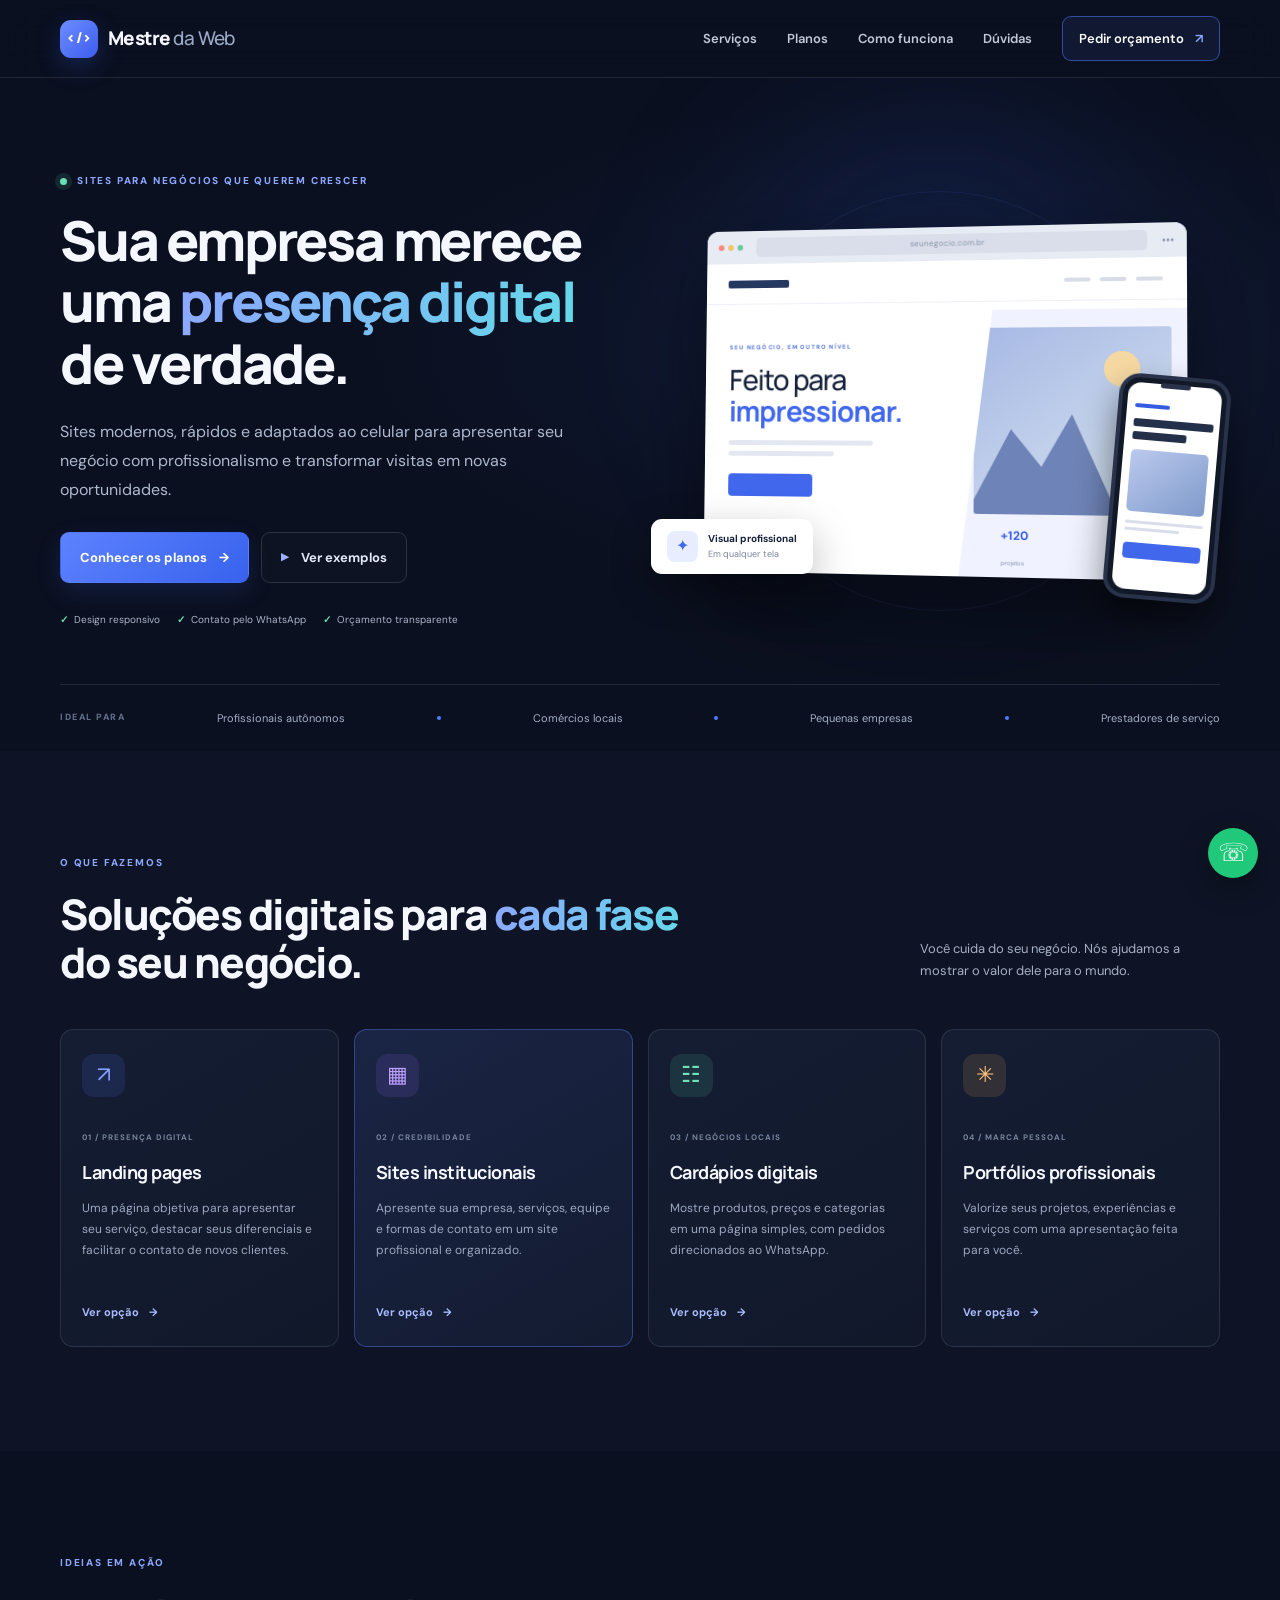
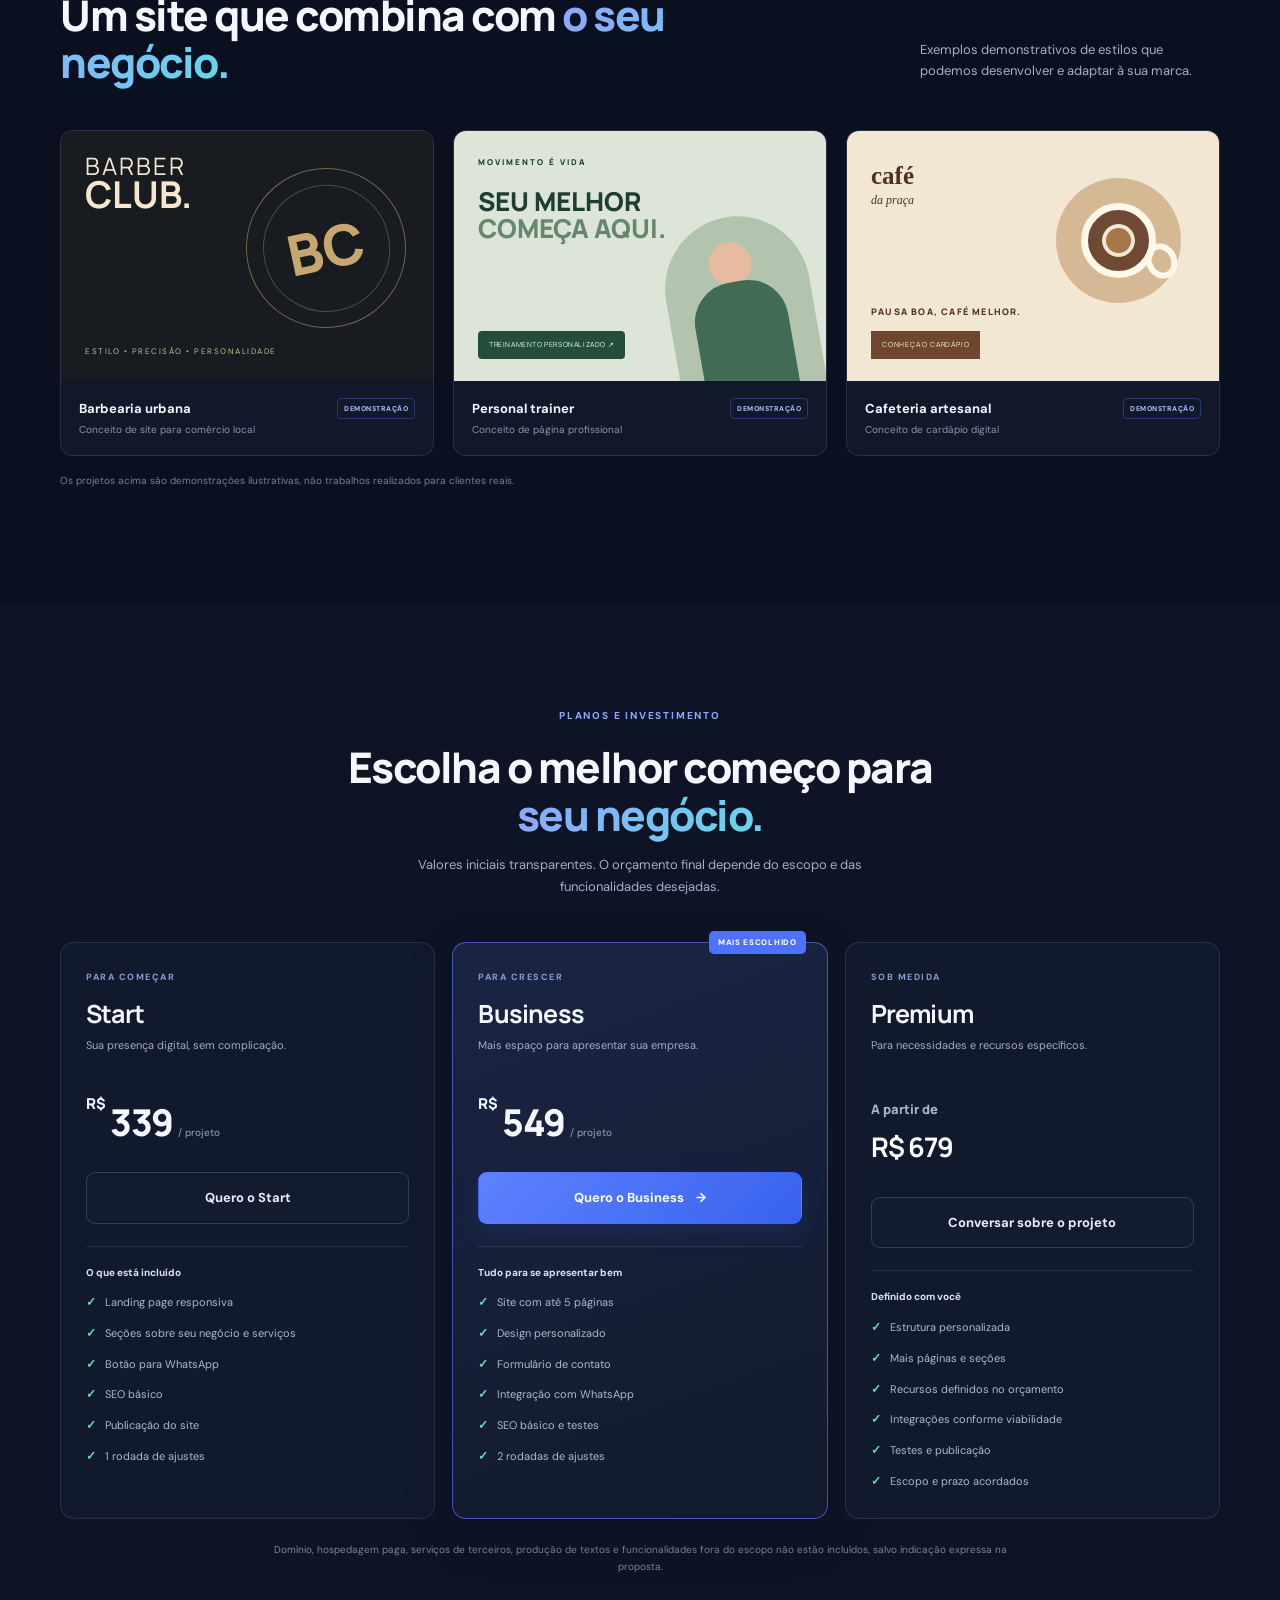
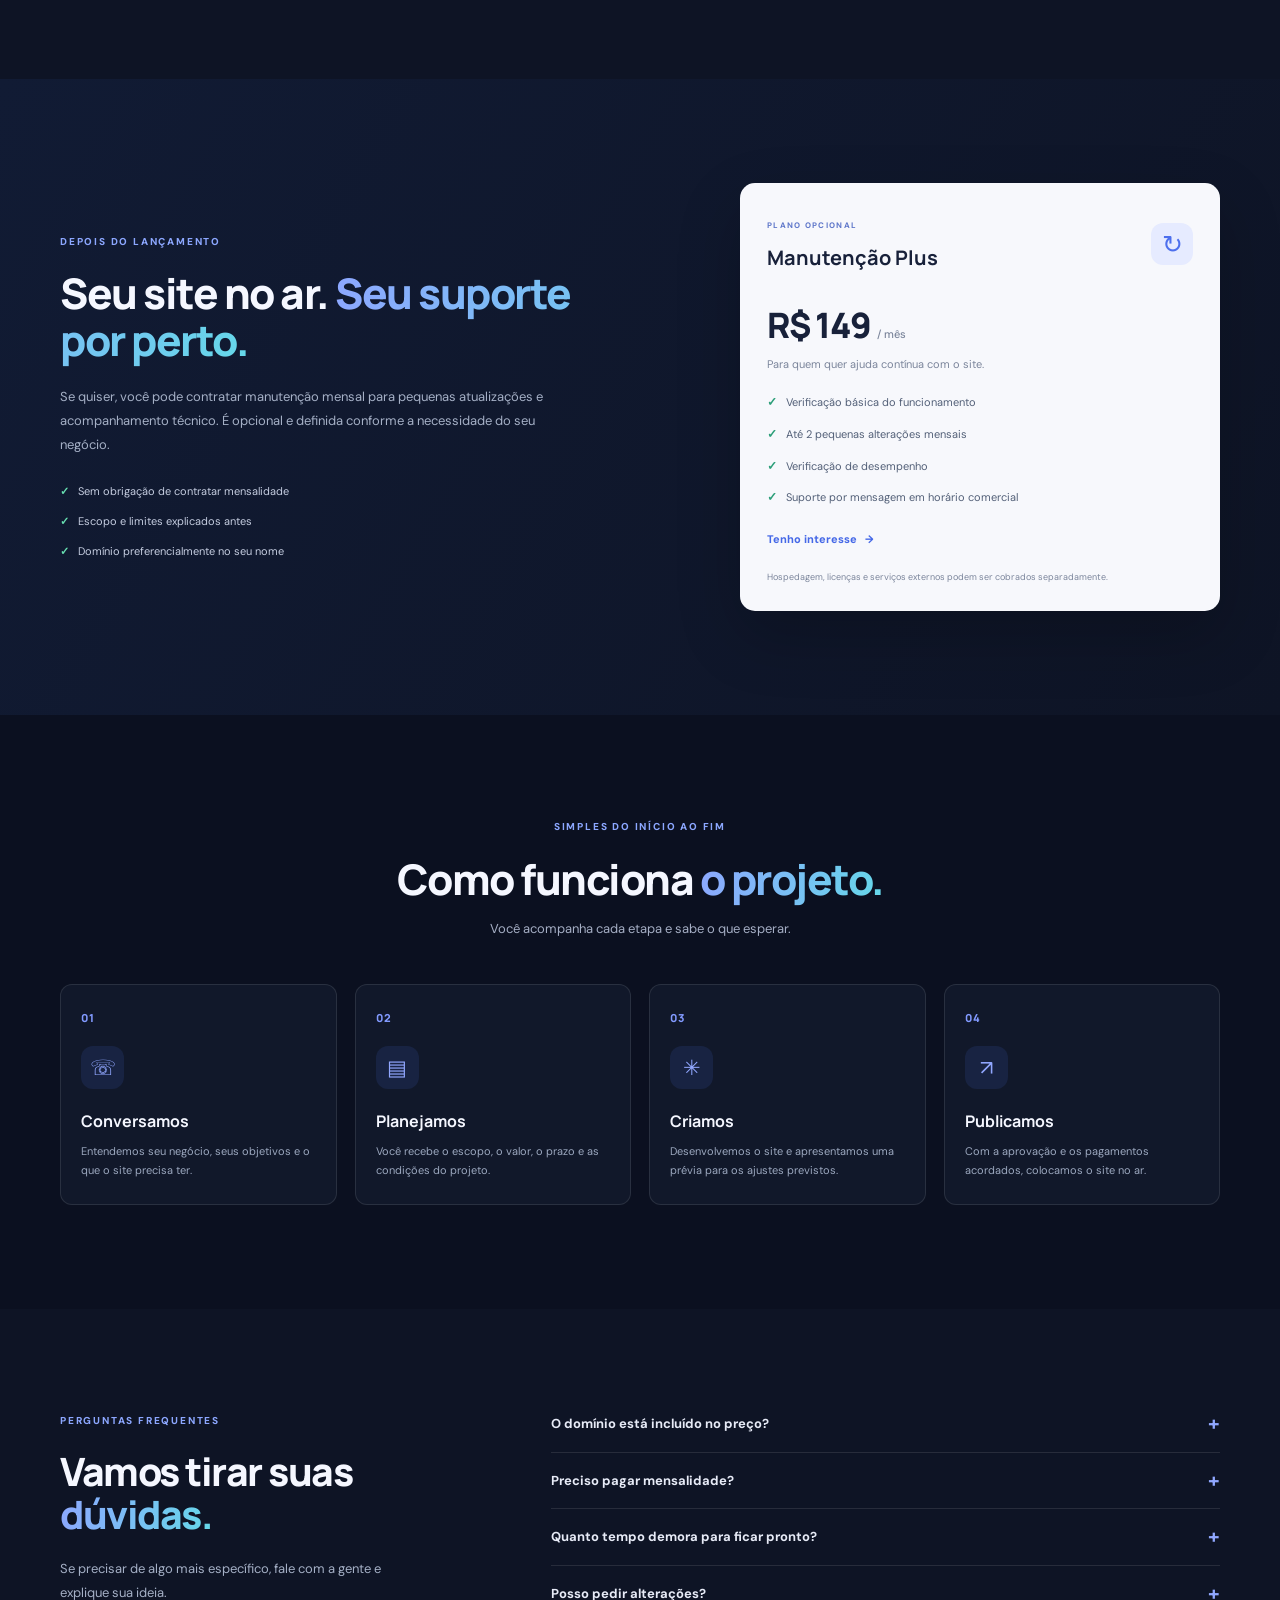
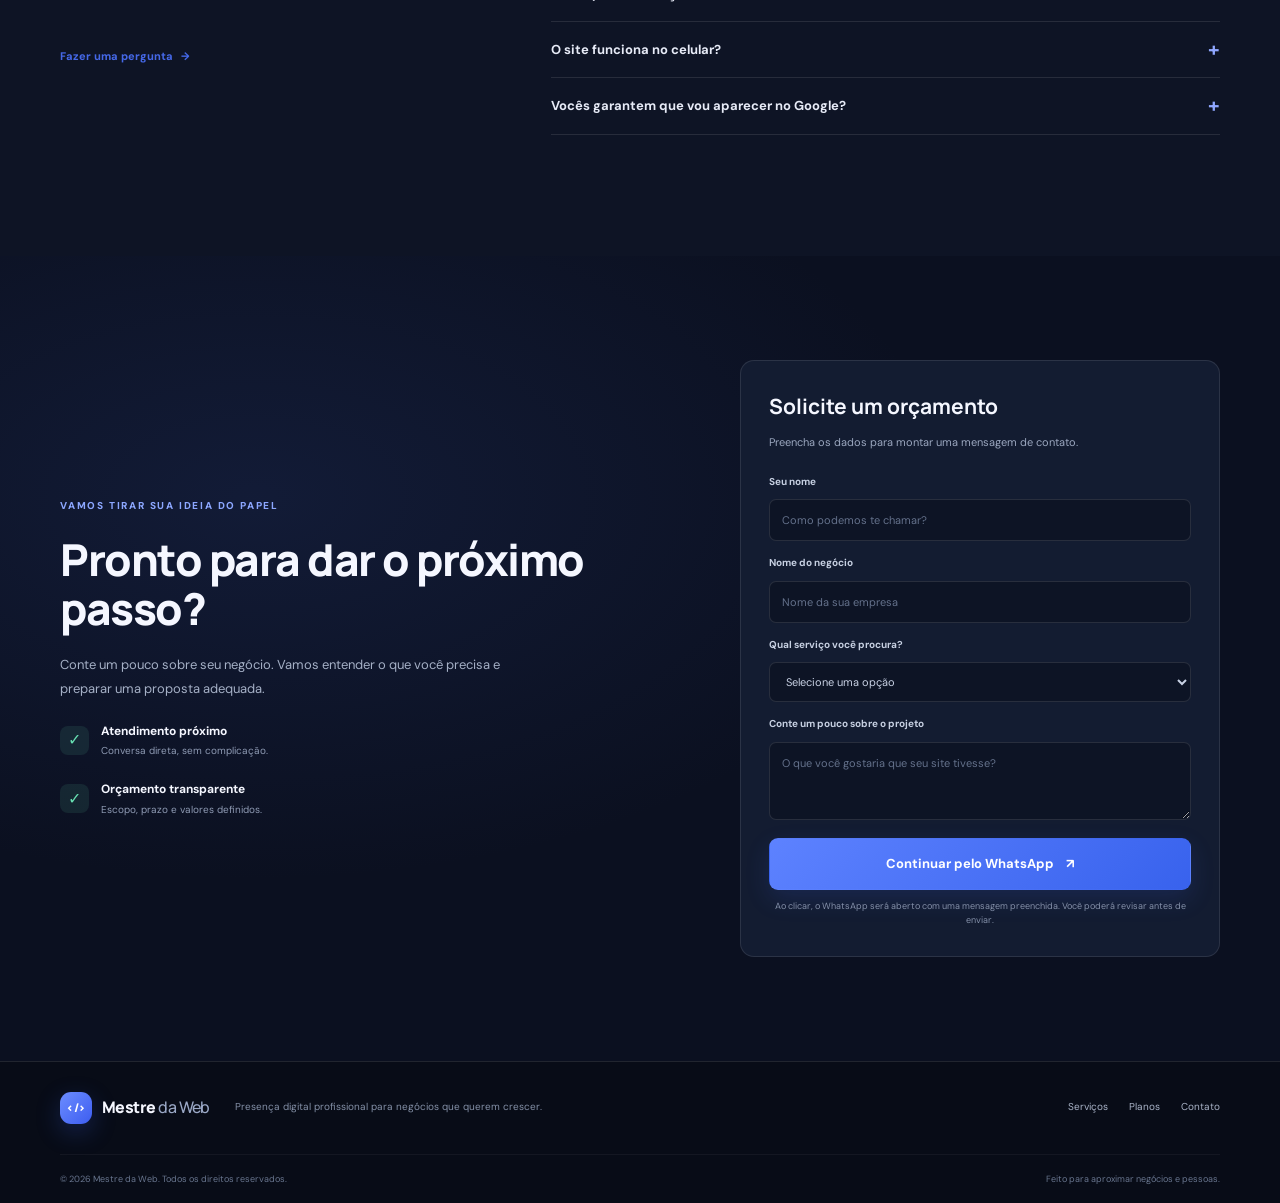
<file: index.html>
<!doctype html>
<html lang="pt-BR">
<head>
  <meta charset="UTF-8" />
  <meta name="viewport" content="width=device-width, initial-scale=1.0" />
  <meta name="description" content="Sites profissionais para pequenos negócios e profissionais autônomos. Landing pages, sites institucionais e cardápios digitais." />
  <meta name="theme-color" content="#0b1020" />
  <title>Mestre da Web | Sites profissionais para seu negócio</title>
  <link rel="icon" type="image/x-icon" href="./favicon.ico?v=2">
  <link rel="preconnect" href="https://fonts.googleapis.com">
  <link rel="preconnect" href="https://fonts.gstatic.com" crossorigin>
  <link href="https://fonts.googleapis.com/css2?family=DM+Sans:wght@400;500;600;700&family=Manrope:wght@400;500;600;700;800&display=swap" rel="stylesheet">
  <link rel="stylesheet" href="styles.css" />
</head>
<body>
  <header class="site-header">
    <div class="container nav-wrap">
      <a class="brand" href="#inicio" aria-label="Mestre da Web, início">
        <span class="brand-mark">&lt;/&gt;</span>
        <span>Mestre<span class="brand-light">da Web</span></span>
      </a>
      <button class="menu-toggle" id="menuToggle" aria-label="Abrir menu" aria-expanded="false">
        <span></span><span></span><span></span>
      </button>
      <nav class="nav" id="mainNav">
        <a href="#servicos">Serviços</a>
        <a href="#planos">Planos</a>
        <a href="#processo">Como funciona</a>
        <a href="#faq">Dúvidas</a>
        <a class="nav-cta" href="#contato">Pedir orçamento <span>↗</span></a>
      </nav>
    </div>
  </header>

  <main>
    <section class="hero section" id="inicio">
      <div class="hero-glow"></div>
      <div class="container hero-grid">
        <div class="hero-copy">
          <div class="eyebrow"><span class="pulse"></span> SITES PARA NEGÓCIOS QUE QUEREM CRESCER</div>
          <h1>Sua empresa merece uma <span>presença digital</span> de verdade.</h1>
          <p class="hero-text">Sites modernos, rápidos e adaptados ao celular para apresentar seu negócio com profissionalismo e transformar visitas em novas oportunidades.</p>
          <div class="hero-actions">
            <a class="button button-primary" href="#planos">Conhecer os planos <span>→</span></a>
            <a class="button button-ghost" href="#portfolio"><span class="play-icon">▶</span> Ver exemplos</a>
          </div>
          <div class="trust-row">
            <div class="trust-item"><span class="check">✓</span> Design responsivo</div>
            <div class="trust-item"><span class="check">✓</span> Contato pelo WhatsApp</div>
            <div class="trust-item"><span class="check">✓</span> Orçamento transparente</div>
          </div>
        </div>
        <div class="hero-visual" aria-label="Prévia ilustrativa de um site em computador e celular">
          <div class="visual-orbit orbit-one"></div><div class="visual-orbit orbit-two"></div>
          <div class="browser-card">
            <div class="browser-top"><div class="window-dots"><i></i><i></i><i></i></div><div class="browser-address">seunegocio.com.br</div><span class="browser-menu">•••</span></div>
            <div class="mock-site">
              <div class="mock-nav"><div class="mock-logo"></div><div class="mock-links"><i></i><i></i><i></i></div></div>
              <div class="mock-content">
                <div class="mock-kicker">SEU NEGÓCIO, EM OUTRO NÍVEL</div>
                <div class="mock-title">Feito para<br><b>impressionar.</b></div>
                <div class="mock-line"></div><div class="mock-line short"></div>
                <div class="mock-button"></div>
              </div>
              <div class="mock-side">
                <div class="mock-image"><div class="mock-sun"></div><div class="mock-mountain"></div></div>
                <div class="mock-stats"><div><b>+120</b><small>projetos</small></div><div><b>98%</b><small>satisfação</small></div></div>
              </div>
            </div>
          </div>
          <div class="phone-card"><div class="phone-speaker"></div><div class="phone-screen"><div class="phone-topline"></div><div class="phone-heading"></div><div class="phone-heading small"></div><div class="phone-photo"></div><div class="phone-textline"></div><div class="phone-textline short"></div><div class="phone-cta"></div></div></div>
          <div class="floating-badge"><span class="badge-icon">✦</span><div><b>Visual profissional</b><small>Em qualquer tela</small></div></div>
        </div>
      </div>
      <div class="container hero-bottom"><span>IDEAL PARA</span><div>Profissionais autônomos</div><i></i><div>Comércios locais</div><i></i><div>Pequenas empresas</div><i></i><div>Prestadores de serviço</div></div>
    </section>

    <section class="section services-section" id="servicos">
      <div class="container">
        <div class="section-heading">
          <div><div class="eyebrow">O QUE FAZEMOS</div><h2>Soluções digitais para <span>cada fase</span> do seu negócio.</h2></div>
          <p>Você cuida do seu negócio. Nós ajudamos a mostrar o valor dele para o mundo.</p>
        </div>
        <div class="service-grid">
          <article class="service-card">
            <div class="service-icon blue-icon">↗</div><span class="service-number">01 / PRESENÇA DIGITAL</span>
            <h3>Landing pages</h3><p>Uma página objetiva para apresentar seu serviço, destacar seus diferenciais e facilitar o contato de novos clientes.</p>
            <a href="#planos">Ver opção <span>→</span></a>
          </article>
          <article class="service-card featured-service">
            <div class="service-icon purple-icon">▦</div><span class="service-number">02 / CREDIBILIDADE</span>
            <h3>Sites institucionais</h3><p>Apresente sua empresa, serviços, equipe e formas de contato em um site profissional e organizado.</p>
            <a href="#planos">Ver opção <span>→</span></a>
          </article>
          <article class="service-card">
            <div class="service-icon green-icon">☷</div><span class="service-number">03 / NEGÓCIOS LOCAIS</span>
            <h3>Cardápios digitais</h3><p>Mostre produtos, preços e categorias em uma página simples, com pedidos direcionados ao WhatsApp.</p>
            <a href="#planos">Ver opção <span>→</span></a>
          </article>
          <article class="service-card">
            <div class="service-icon orange-icon">✳</div><span class="service-number">04 / MARCA PESSOAL</span>
            <h3>Portfólios profissionais</h3><p>Valorize seus projetos, experiências e serviços com uma apresentação feita para você.</p>
            <a href="#planos">Ver opção <span>→</span></a>
          </article>
        </div>
      </div>
    </section>

    <section class="section portfolio-section" id="portfolio">
      <div class="container">
        <div class="section-heading">
          <div><div class="eyebrow">IDEIAS EM AÇÃO</div><h2>Um site que combina com <span>o seu negócio.</span></h2></div>
          <p>Exemplos demonstrativos de estilos que podemos desenvolver e adaptar à sua marca.</p>
        </div>
        <div class="portfolio-grid">
          <article class="portfolio-card portfolio-barber">
            <div class="portfolio-art barber-art"><div class="barber-brand">BARBER<br><b>CLUB.</b></div><div class="barber-circle">BC</div><div class="barber-bottom">ESTILO • PRECISÃO • PERSONALIDADE</div></div>
            <div class="portfolio-info"><div><h3>Barbearia urbana</h3><p>Conceito de site para comércio local</p></div><span class="tag">DEMONSTRAÇÃO</span></div>
          </article>
          <article class="portfolio-card">
            <div class="portfolio-art wellness-art"><div class="wellness-kicker">MOVIMENTO É VIDA</div><div class="wellness-title">SEU MELHOR<br><em>COMEÇA AQUI.</em></div><div class="wellness-figure"><div class="figure-head"></div><div class="figure-body"></div></div><div class="wellness-pill">TREINAMENTO PERSONALIZADO ↗</div></div>
            <div class="portfolio-info"><div><h3>Personal trainer</h3><p>Conceito de página profissional</p></div><span class="tag">DEMONSTRAÇÃO</span></div>
          </article>
          <article class="portfolio-card">
            <div class="portfolio-art cafe-art"><div class="cafe-logo">café<span>da praça</span></div><div class="coffee-cup"><div class="coffee"></div><div class="cup-handle"></div></div><div class="cafe-caption">PAUSA BOA, CAFÉ MELHOR.</div><div class="cafe-button">CONHEÇA O CARDÁPIO</div></div>
            <div class="portfolio-info"><div><h3>Cafeteria artesanal</h3><p>Conceito de cardápio digital</p></div><span class="tag">DEMONSTRAÇÃO</span></div>
          </article>
        </div>
        <p class="portfolio-note">Os projetos acima são demonstrações ilustrativas, não trabalhos realizados para clientes reais.</p>
      </div>
    </section>

    <section class="section pricing-section" id="planos">
      <div class="container">
        <div class="section-heading centered-heading">
          <div class="eyebrow">PLANOS E INVESTIMENTO</div><h2>Escolha o melhor começo para <span>seu negócio.</span></h2>
          <p>Valores iniciais transparentes. O orçamento final depende do escopo e das funcionalidades desejadas.</p>
        </div>
        <div class="pricing-grid">
          <article class="price-card">
            <div class="plan-label">PARA COMEÇAR</div><h3>Start</h3><p class="plan-description">Sua presença digital, sem complicação.</p>
            <div class="price"><span>R$</span>339<span class="once">/ projeto</span></div>
            <a class="button button-outline" href="#contato" data-plan="Landing page Start">Quero o Start</a>
            <div class="plan-divider"></div><p class="includes-title">O que está incluído</p>
            <ul class="feature-list"><li>Landing page responsiva</li><li>Seções sobre seu negócio e serviços</li><li>Botão para WhatsApp</li><li>SEO básico</li><li>Publicação do site</li><li>1 rodada de ajustes</li></ul>
          </article>
          <article class="price-card popular">
            <div class="popular-label">MAIS ESCOLHIDO</div><div class="plan-label">PARA CRESCER</div><h3>Business</h3><p class="plan-description">Mais espaço para apresentar sua empresa.</p>
            <div class="price"><span>R$</span>549<span class="once">/ projeto</span></div>
            <a class="button button-primary full-button" href="#contato" data-plan="Site institucional Business">Quero o Business <span>→</span></a>
            <div class="plan-divider"></div><p class="includes-title">Tudo para se apresentar bem</p>
            <ul class="feature-list"><li>Site com até 5 páginas</li><li>Design personalizado</li><li>Formulário de contato</li><li>Integração com WhatsApp</li><li>SEO básico e testes</li><li>2 rodadas de ajustes</li></ul>
          </article>
          <article class="price-card">
            <div class="plan-label">SOB MEDIDA</div><h3>Premium</h3><p class="plan-description">Para necessidades e recursos específicos.</p>
            <div class="price premium-price">A partir de <strong>R$ 679</strong></div>
            <a class="button button-outline" href="#contato" data-plan="Projeto Premium personalizado">Conversar sobre o projeto</a>
            <div class="plan-divider"></div><p class="includes-title">Definido com você</p>
            <ul class="feature-list"><li>Estrutura personalizada</li><li>Mais páginas e seções</li><li>Recursos definidos no orçamento</li><li>Integrações conforme viabilidade</li><li>Testes e publicação</li><li>Escopo e prazo acordados</li></ul>
          </article>
        </div>
        <p class="pricing-footnote">Domínio, hospedagem paga, serviços de terceiros, produção de textos e funcionalidades fora do escopo não estão incluídos, salvo indicação expressa na proposta.</p>
      </div>
    </section>

    <section class="section maintenance-section">
      <div class="container maintenance-grid">
        <div class="maintenance-copy">
          <div class="eyebrow">DEPOIS DO LANÇAMENTO</div><h2>Seu site no ar. <span>Seu suporte por perto.</span></h2>
          <p>Se quiser, você pode contratar manutenção mensal para pequenas atualizações e acompanhamento técnico. É opcional e definida conforme a necessidade do seu negócio.</p>
          <div class="maintenance-points"><div><span class="check">✓</span> Sem obrigação de contratar mensalidade</div><div><span class="check">✓</span> Escopo e limites explicados antes</div><div><span class="check">✓</span> Domínio preferencialmente no seu nome</div></div>
        </div>
        <div class="maintenance-card">
          <div class="maintenance-card-top"><div><span class="mini-label">PLANO OPCIONAL</span><h3>Manutenção Plus</h3></div><div class="maintenance-icon">↻</div></div>
          <div class="maintenance-price">R$ 149 <span>/ mês</span></div>
          <p>Para quem quer ajuda contínua com o site.</p>
          <ul class="feature-list"><li>Verificação básica do funcionamento</li><li>Até 2 pequenas alterações mensais</li><li>Verificação de desempenho</li><li>Suporte por mensagem em horário comercial</li></ul>
          <a class="text-link" href="#contato" data-plan="Manutenção Plus mensal">Tenho interesse <span>→</span></a>
          <small>Hospedagem, licenças e serviços externos podem ser cobrados separadamente.</small>
        </div>
      </div>
    </section>

    <section class="section process-section" id="processo">
      <div class="container">
        <div class="section-heading centered-heading"><div class="eyebrow">SIMPLES DO INÍCIO AO FIM</div><h2>Como funciona <span>o projeto.</span></h2><p>Você acompanha cada etapa e sabe o que esperar.</p></div>
        <div class="process-grid">
          <div class="process-step"><div class="step-number">01</div><div class="step-icon">☏</div><h3>Conversamos</h3><p>Entendemos seu negócio, seus objetivos e o que o site precisa ter.</p></div>
          <div class="process-step"><div class="step-number">02</div><div class="step-icon">▤</div><h3>Planejamos</h3><p>Você recebe o escopo, o valor, o prazo e as condições do projeto.</p></div>
          <div class="process-step"><div class="step-number">03</div><div class="step-icon">✳</div><h3>Criamos</h3><p>Desenvolvemos o site e apresentamos uma prévia para os ajustes previstos.</p></div>
          <div class="process-step"><div class="step-number">04</div><div class="step-icon">↗</div><h3>Publicamos</h3><p>Com a aprovação e os pagamentos acordados, colocamos o site no ar.</p></div>
        </div>
      </div>
    </section>

    <section class="section faq-section" id="faq">
      <div class="container faq-layout">
        <div><div class="eyebrow">PERGUNTAS FREQUENTES</div><h2>Vamos tirar suas <span>dúvidas.</span></h2><p>Se precisar de algo mais específico, fale com a gente e explique sua ideia.</p><a class="text-link" href="#contato">Fazer uma pergunta <span>→</span></a></div>
        <div class="faq-list">
          <details><summary>O domínio está incluído no preço? <span>+</span></summary><p>Não por padrão. O domínio é registrado preferencialmente no nome do cliente e pode ser pago diretamente por ele. Podemos ajudar com a configuração.</p></details>
          <details><summary>Preciso pagar mensalidade? <span>+</span></summary><p>Não. A criação do site é um projeto avulso. A manutenção é opcional. Hospedagem, domínio e serviços externos podem ter custos próprios.</p></details>
          <details><summary>Quanto tempo demora para ficar pronto? <span>+</span></summary><p>Como referência, uma landing page pode levar de 3 a 5 dias úteis e um site institucional de 5 a 8 dias úteis após recebermos todo o material. O prazo exato será confirmado na proposta.</p></details>
          <details><summary>Posso pedir alterações? <span>+</span></summary><p>Sim. Cada plano inclui um número definido de rodadas de ajustes. Mudanças maiores ou itens fora do escopo são orçados à parte.</p></details>
          <details><summary>O site funciona no celular? <span>+</span></summary><p>Sim. Os projetos são desenvolvidos para se adaptar a celulares, tablets e computadores e passam por testes antes da publicação.</p></details>
          <details><summary>Vocês garantem que vou aparecer no Google? <span>+</span></summary><p>Configuramos fundamentos de SEO, mas posições e prazos nos resultados de busca não podem ser garantidos.</p></details>
        </div>
      </div>
    </section>

    <section class="section contact-section" id="contato">
      <div class="container contact-grid">
        <div class="contact-copy"><div class="eyebrow">VAMOS TIRAR SUA IDEIA DO PAPEL</div><h2>Pronto para dar o próximo passo?</h2><p>Conte um pouco sobre seu negócio. Vamos entender o que você precisa e preparar uma proposta adequada.</p>
          <div class="contact-benefit"><span class="contact-check">✓</span><div><b>Atendimento próximo</b><small>Conversa direta, sem complicação.</small></div></div>
          <div class="contact-benefit"><span class="contact-check">✓</span><div><b>Orçamento transparente</b><small>Escopo, prazo e valores definidos.</small></div></div>
        </div>
        <form class="contact-form" id="contactForm">
          <h3>Solicite um orçamento</h3><p>Preencha os dados para montar uma mensagem de contato.</p>
          <label for="name">Seu nome</label><input id="name" name="name" type="text" placeholder="Como podemos te chamar?" required>
          <label for="business">Nome do negócio</label><input id="business" name="business" type="text" placeholder="Nome da sua empresa">
          <label for="service">Qual serviço você procura?</label><select id="service" name="service" required><option value="">Selecione uma opção</option><option>Landing page — R$ 339</option><option>Site institucional — R$ 549</option><option>Cardápio digital — R$ 497</option><option>Portfólio profissional — R$ 229</option><option>Projeto Premium personalizado</option><option>Manutenção mensal</option><option>Quero uma recomendação</option></select>
          <label for="details">Conte um pouco sobre o projeto</label><textarea id="details" name="details" rows="3" placeholder="O que você gostaria que seu site tivesse?"></textarea>
          <button class="button button-primary full-button" type="submit">Continuar pelo WhatsApp <span>↗</span></button>
          <small>Ao clicar, o WhatsApp será aberto com uma mensagem preenchida. Você poderá revisar antes de enviar.</small>
        </form>
      </div>
    </section>
  </main>

  <footer class="site-footer">
    <div class="container footer-main">
      <a class="brand footer-brand" href="#inicio"><span class="brand-mark">&lt;/&gt;</span><span>Mestre<span class="brand-light">da Web</span></span></a>
      <p>Presença digital profissional para negócios que querem crescer.</p>
      <div class="footer-links"><a href="#servicos">Serviços</a><a href="#planos">Planos</a><a href="#contato">Contato</a></div>
    </div>
    <div class="container footer-bottom"><span>© <span id="year"></span> Mestre da Web. Todos os direitos reservados.</span><span>Feito para aproximar negócios e pessoas.</span></div>
  </footer>
  <a class="floating-whatsapp" href="#contato" aria-label="Pedir orçamento pelo WhatsApp">☏</a>
  <script src="script.js"></script>
</body>
</html>
</file>
<file: styles.css>
:root{--bg:#0b1020;--bg2:#10172b;--surface:#121a2f;--surface2:#17213a;--text:#f5f7ff;--muted:#a5aec4;--blue:#4f7cff;--blue2:#2e62f4;--line:rgba(255,255,255,.1);--green:#68e0b2;--font:'DM Sans',sans-serif;--display:'Manrope',sans-serif}*{box-sizing:border-box}html{scroll-behavior:smooth;scroll-padding-top:90px}body{margin:0;background:var(--bg);color:var(--text);font-family:var(--font);line-height:1.65;-webkit-font-smoothing:antialiased}a{color:inherit;text-decoration:none}button,input,textarea,select{font:inherit}.container{width:min(1160px,calc(100% - 40px));margin-inline:auto}.section{padding:104px 0}.site-header{height:78px;display:flex;align-items:center;border-bottom:1px solid var(--line);position:sticky;top:0;z-index:50;background:rgba(11,16,32,.88);backdrop-filter:blur(16px)}.nav-wrap{display:flex;align-items:center;justify-content:space-between}.brand{display:flex;align-items:center;gap:10px;font-family:var(--display);font-size:19px;font-weight:800;letter-spacing:-.6px}.brand-mark{display:grid;place-items:center;background:linear-gradient(135deg,#6c8dff,#3d5df0);width:38px;height:38px;border-radius:11px;color:#fff;font-size:15px;box-shadow:0 8px 24px #365fe044}.brand-light{font-weight:500;color:#9ba9c7;margin-left:3px}.nav{display:flex;align-items:center;gap:30px;color:#c2c9da;font-size:13px;font-weight:600}.nav a:not(.nav-cta):hover,.footer-links a:hover{color:#fff}.nav-cta{padding:11px 16px;border:1px solid #4f7cff88;border-radius:9px;color:#fff;background:#4f7cff16}.nav-cta span{margin-left:8px;color:#8ca6ff}.menu-toggle{display:none;background:none;border:0;padding:8px}.menu-toggle span{display:block;width:23px;height:2px;background:white;margin:5px}.hero{position:relative;overflow:hidden;padding-top:95px;padding-bottom:0;background:radial-gradient(ellipse at 75% 40%,#1b2c5b55,transparent 45%),var(--bg)}.hero-glow{position:absolute;width:430px;height:430px;right:10%;top:4%;background:#2859ed1c;filter:blur(80px);border-radius:50%;pointer-events:none}.hero-grid{display:grid;grid-template-columns:1fr 1.03fr;align-items:center;gap:55px;position:relative}.eyebrow{font-size:10px;letter-spacing:1.8px;font-weight:800;color:#8ca7ff;display:flex;align-items:center;gap:10px;margin-bottom:20px}.pulse{width:7px;height:7px;background:#67e0b2;border-radius:50%;box-shadow:0 0 0 5px #67e0b21c}.hero h1,.section-heading h2,.maintenance-copy h2,.faq-layout h2,.contact-copy h2{font-family:var(--display);font-size:clamp(37px,4.3vw,57px);line-height:1.12;letter-spacing:-2.2px;margin:0;font-weight:800}.hero h1 span,.section-heading h2 span,.maintenance-copy h2 span,.faq-layout h2 span{background:linear-gradient(100deg,#8da7ff,#65d8e9);-webkit-background-clip:text;background-clip:text;color:transparent}.hero-text{color:#aeb8ce;font-size:16px;line-height:1.8;max-width:530px;margin:24px 0 27px}.hero-actions{display:flex;align-items:center;gap:12px;flex-wrap:wrap}.button{display:inline-flex;justify-content:center;align-items:center;gap:12px;padding:14px 19px;border-radius:9px;border:1px solid transparent;font-weight:700;font-size:13px;transition:transform .2s,background .2s,border-color .2s;cursor:pointer}.button:hover{transform:translateY(-2px)}.button-primary{background:linear-gradient(135deg,#5d82ff,#3862ed);color:#fff;box-shadow:0 9px 24px #3b62e62a}.button-primary:hover{background:linear-gradient(135deg,#7293ff,#4c71f7)}.button-ghost{border-color:#ffffff20;color:#e2e7f5;background:#ffffff04}.button-ghost:hover,.button-outline:hover{border-color:#7794ff;background:#4f7cff12}.play-icon{font-size:10px;color:#9db1ff}.trust-row{display:flex;gap:17px;flex-wrap:wrap;margin-top:29px}.trust-item{font-size:10px;color:#aab4ca;display:flex;align-items:center;gap:6px}.check{color:#68e0b2;font-weight:800}.hero-visual{position:relative;min-height:440px;display:flex;align-items:center;justify-content:center}.visual-orbit{position:absolute;border:1px solid #6889ff18;border-radius:50%;width:420px;height:420px}.orbit-two{width:330px;height:330px;border-color:#68d6e918}.browser-card{position:relative;width:min(100%,485px);background:#f5f7fc;border-radius:12px;overflow:hidden;box-shadow:0 30px 90px #0008;transform:perspective(1000px) rotateY(-7deg) rotateX(2deg);z-index:2}.browser-top{height:34px;background:#e7ebf4;display:flex;align-items:center;padding:0 12px;gap:14px}.window-dots{display:flex;gap:4px}.window-dots i{width:6px;height:6px;border-radius:50%;background:#b1bacb}.window-dots i:first-child{background:#fa887d}.window-dots i:nth-child(2){background:#f2c66d}.window-dots i:nth-child(3){background:#6fc99b}.browser-address{background:#d9deea;color:#8791a5;border-radius:5px;text-align:center;flex:1;font-size:8px;padding:3px}.browser-menu{color:#8490a5;font-size:11px}.mock-site{height:315px;position:relative;background:#fff;color:#14203a;overflow:hidden}.mock-nav{height:42px;display:flex;align-items:center;justify-content:space-between;padding:0 23px;border-bottom:1px solid #edf0f6}.mock-logo{width:64px;height:8px;border-radius:2px;background:#25385f}.mock-links{display:flex;gap:9px}.mock-links i{display:block;width:26px;height:4px;background:#d7dce7;border-radius:4px}.mock-content{position:absolute;left:25px;top:82px;z-index:2}.mock-kicker{font-size:6px;letter-spacing:1.2px;color:#5675d7;font-weight:800}.mock-title{font-size:29px;line-height:1.1;font-family:var(--display);font-weight:500;margin-top:12px;letter-spacing:-1px}.mock-title b{color:#4167ed}.mock-line{height:5px;width:150px;background:#e2e7f0;border-radius:4px;margin-top:13px}.mock-line.short{width:110px;margin-top:6px}.mock-button{width:88px;height:23px;border-radius:4px;background:#4167ed;margin-top:18px}.mock-side{position:absolute;right:0;top:50px;width:46%;height:265px;background:#f0f3ff;clip-path:polygon(15% 0,100% 0,100% 100%,0 100%)}.mock-image{height:185px;margin:18px 15px 0;background:linear-gradient(145deg,#a7b8e5,#d7e5ef);position:relative;overflow:hidden;border-radius:3px}.mock-sun{position:absolute;right:30px;top:24px;width:35px;height:35px;border-radius:50%;background:#f6d9a2}.mock-mountain{position:absolute;bottom:-1px;left:-8px;width:150px;height:100px;background:#6e83b7;clip-path:polygon(0 100%,30% 15%,50% 52%,70% 0,100% 100%)}.mock-stats{display:flex;justify-content:space-around;margin-top:12px}.mock-stats b{display:block;font-size:12px;color:#345be2}.mock-stats small{font-size:6px;color:#8290aa}.phone-card{position:absolute;right:-3px;bottom:20px;z-index:3;width:112px;height:225px;border:4px solid #28334b;border-radius:21px;background:#111827;padding:5px;box-shadow:0 18px 35px #0007;transform:rotate(5deg)}.phone-speaker{position:absolute;width:30px;height:5px;background:#28334b;border-radius:6px;top:4px;left:37px;z-index:3}.phone-screen{height:100%;background:#fff;border-radius:13px;padding:21px 8px 8px;overflow:hidden}.phone-topline{height:4px;width:35px;background:#345be2;border-radius:3px;margin-bottom:11px}.phone-heading{height:8px;width:80px;background:#24304a;border-radius:2px}.phone-heading.small{width:54px;margin-top:5px}.phone-photo{height:62px;background:linear-gradient(140deg,#bbc9ed,#7f9acb);margin-top:10px;border-radius:5px}.phone-textline{height:3px;width:78px;background:#d9deea;margin-top:9px;border-radius:3px}.phone-textline.short{width:55px;margin-top:4px}.phone-cta{height:16px;background:#4167ed;border-radius:4px;margin-top:12px}.floating-badge{position:absolute;left:-8px;bottom:47px;display:flex;align-items:center;gap:10px;background:#fff;color:#17213b;padding:12px 16px;border-radius:11px;box-shadow:0 15px 40px #0004;z-index:4}.badge-icon{display:grid;place-items:center;width:31px;height:31px;background:#e8eeff;color:#4167ed;border-radius:8px}.floating-badge b,.floating-badge small{display:block}.floating-badge b{font-size:10px}.floating-badge small{font-size:9px;color:#79849a}.hero-bottom{display:flex;align-items:center;justify-content:space-between;gap:18px;margin-top:55px;border-top:1px solid var(--line);padding:24px 0;color:#a4aec5;font-size:11px}.hero-bottom>span{color:#64718d;font-size:9px;letter-spacing:1.5px;font-weight:800}.hero-bottom i{width:4px;height:4px;border-radius:50%;background:#4f7cff}.services-section{background:#0e1425}.section-heading{display:flex;justify-content:space-between;align-items:end;gap:40px;margin-bottom:43px}.section-heading h2,.maintenance-copy h2,.faq-layout h2,.contact-copy h2{font-size:clamp(32px,3.3vw,43px);letter-spacing:-1.5px;max-width:630px}.section-heading>p{max-width:300px;color:var(--muted);font-size:13px;margin:0 0 5px}.service-grid{display:grid;grid-template-columns:repeat(4,1fr);gap:15px}.service-card{padding:24px 21px 22px;border:1px solid var(--line);border-radius:13px;background:linear-gradient(150deg,#151d33,#11182a);min-height:280px;transition:transform .2s,border-color .2s}.service-card:hover{transform:translateY(-4px);border-color:#5878ef77}.featured-service{border-color:#5475ed70;background:linear-gradient(150deg,#1a2545,#131b30)}.service-icon{width:43px;height:43px;border-radius:12px;display:grid;place-items:center;font-size:22px;margin-bottom:25px}.blue-icon{background:#4f7cff20;color:#83a0ff}.purple-icon{background:#a16bff20;color:#bda0ff}.green-icon{background:#4cd6a220;color:#70e2ba}.orange-icon{background:#ffb55c20;color:#ffc47d}.service-number{font-size:8px;letter-spacing:1px;color:#75829e;font-weight:800}.service-card h3{font-family:var(--display);font-size:18px;letter-spacing:-.5px;margin:10px 0}.service-card p{color:#9ca8bf;font-size:12px;line-height:1.75;min-height:82px;margin:0 0 18px}.service-card>a{font-size:11px;color:#a9bbff;font-weight:700}.service-card>a span{margin-left:7px}.portfolio-section{background:var(--bg)}.portfolio-grid{display:grid;grid-template-columns:repeat(3,1fr);gap:19px}.portfolio-card{border:1px solid var(--line);border-radius:13px;overflow:hidden;background:#11182a}.portfolio-art{height:250px;position:relative;overflow:hidden}.barber-art{background:#181b1f;color:#f4e7cd;padding:24px;font-family:var(--display)}.barber-brand{font-size:24px;line-height:.95;letter-spacing:2px;position:relative;z-index:2}.barber-brand b{font-size:37px;letter-spacing:0}.barber-circle{position:absolute;right:27px;top:37px;width:160px;height:160px;border:1px solid #c6a76d88;border-radius:50%;display:grid;place-items:center;font-size:56px;font-weight:800;color:#c6a76d;transform:rotate(-12deg)}.barber-circle:after{content:"";position:absolute;width:125px;height:125px;border:1px solid #c6a76d55;border-radius:50%}.barber-bottom{position:absolute;bottom:22px;left:24px;font-family:var(--font);font-size:8px;letter-spacing:1.5px;color:#c9b996}.wellness-art{background:#dce5d8;color:#1f3e32;padding:24px;font-family:var(--display)}.wellness-kicker{font-size:8px;letter-spacing:2px;font-weight:800}.wellness-title{font-size:26px;line-height:1.04;font-weight:800;margin-top:20px;position:relative;z-index:2}.wellness-title em{font-style:normal;color:#64876d}.wellness-figure{position:absolute;width:145px;height:190px;right:12px;bottom:-25px;background:#b2c4ad;border-radius:80px 80px 0 0;transform:rotate(-10deg)}.figure-head{width:43px;height:43px;background:#e7bba0;border-radius:50%;position:absolute;top:25px;left:48px}.figure-body{position:absolute;top:65px;left:24px;width:94px;height:140px;background:#426b56;border-radius:40px 40px 0 0}.wellness-pill{position:absolute;left:24px;bottom:22px;background:#244e3b;color:#f1f7ee;padding:8px 11px;border-radius:4px;font-size:7px;letter-spacing:.6px}.cafe-art{background:#f2e7d2;color:#4d3021;padding:24px;font-family:var(--display)}.cafe-logo{font-family:Georgia,serif;font-size:25px;font-weight:bold;position:relative;z-index:2}.cafe-logo span{display:block;font-size:12px;font-style:italic;font-weight:400;margin-top:-5px}.coffee-cup{position:absolute;right:38px;top:47px;width:125px;height:125px;border-radius:50%;background:#d5b995;display:grid;place-items:center}.coffee{width:75px;height:75px;border-radius:50%;background:radial-gradient(ellipse at center,#a8764b 0 28%,#f2e7d2 30% 37%,#6e4933 39% 100%);border:7px solid #fff8eb}.cup-handle{position:absolute;right:4px;bottom:24px;width:31px;height:36px;border:6px solid #fff8eb;border-radius:50%;transform:rotate(-25deg)}.cafe-caption{position:absolute;bottom:61px;left:24px;font-size:9px;letter-spacing:1.2px;font-weight:800}.cafe-button{position:absolute;bottom:22px;left:24px;background:#70462e;color:#fff3e1;padding:8px 11px;font-size:7px;letter-spacing:.8px}.portfolio-info{padding:17px 18px;display:flex;align-items:start;justify-content:space-between;gap:10px}.portfolio-info h3{font-size:13px;margin:0 0 3px}.portfolio-info p{font-size:10px;color:#8995ad;margin:0}.tag{white-space:nowrap;border:1px solid #4f7cff55;color:#a9bbff;border-radius:4px;padding:4px 6px;font-size:7px;font-weight:800;letter-spacing:.5px}.portfolio-note{font-size:10px;color:#73809a;margin-top:17px}.pricing-section{background:#0e1425}.centered-heading{display:block;text-align:center;max-width:700px;margin:0 auto 45px}.centered-heading .eyebrow{justify-content:center}.centered-heading h2{margin:0 auto}.centered-heading>p{margin:15px auto 0;max-width:500px}.pricing-grid{display:grid;grid-template-columns:repeat(3,1fr);gap:17px;align-items:stretch}.price-card{position:relative;padding:27px 25px 26px;border:1px solid var(--line);border-radius:14px;background:#11192c}.price-card.popular{border-color:#5b7dff99;background:linear-gradient(160deg,#1a2544,#121a2d);box-shadow:0 15px 55px #0002}.popular-label{position:absolute;top:-12px;right:21px;background:#4e72ff;color:#fff;border-radius:5px;padding:5px 9px;font-size:8px;font-weight:800;letter-spacing:.7px}.plan-label{color:#8799d1;font-size:9px;font-weight:800;letter-spacing:1.5px}.price-card h3{font-family:var(--display);font-size:25px;margin:8px 0 2px;letter-spacing:-.8px}.plan-description{font-size:11px;color:#a2adc3;margin:0;min-height:38px}.price{font-family:var(--display);font-size:37px;font-weight:800;letter-spacing:-1.5px;margin:18px 0 19px}.price>span:first-child{font-size:15px;vertical-align:top;letter-spacing:0;margin-right:4px}.price .once{font-family:var(--font);font-size:10px;font-weight:500;letter-spacing:0;color:#8995ad;margin-left:5px}.premium-price{font-size:13px;letter-spacing:0;margin:25px 0 27px;color:#aab5cc}.premium-price strong{display:block;font-family:var(--display);font-size:27px;color:#fff;letter-spacing:-1px;margin-top:5px}.button-outline{border-color:#ffffff26;color:#e9edfa;background:#ffffff03}.price-card>.button{width:100%;min-height:46px}.full-button{width:100%}.plan-divider{height:1px;background:var(--line);margin:22px 0 18px}.includes-title{font-size:10px;font-weight:800;color:#d9e0f1;margin:0 0 12px}.feature-list{list-style:none;padding:0;margin:0;display:grid;gap:11px}.feature-list li{font-size:11px;color:#aeb8cc;display:flex;align-items:flex-start;gap:9px}.feature-list li:before{content:"✓";color:#69dfb1;font-weight:800;font-size:12px}.pricing-footnote{font-size:10px;line-height:1.7;color:#78859e;text-align:center;max-width:780px;margin:22px auto 0}.maintenance-section{background:linear-gradient(120deg,#111b34,#0e1425)}.maintenance-grid{display:grid;grid-template-columns:1fr .8fr;gap:80px;align-items:center}.maintenance-copy h2{max-width:530px}.maintenance-copy>p,.faq-layout>div>p,.contact-copy>p{color:#a5b0c6;font-size:13px;line-height:1.85;max-width:490px;margin:20px 0}.maintenance-points{display:grid;gap:12px;margin-top:25px}.maintenance-points>div{display:flex;gap:9px;align-items:center;font-size:11px;color:#c5cde0}.maintenance-card{background:#f7f8fc;color:#18213a;border-radius:15px;padding:27px;box-shadow:0 25px 65px #0003}.maintenance-card-top{display:flex;justify-content:space-between;align-items:center}.mini-label{font-size:8px;letter-spacing:1.3px;color:#6078ca;font-weight:800}.maintenance-card h3{font-family:var(--display);font-size:20px;margin:5px 0}.maintenance-icon{width:42px;height:42px;background:#e6ebff;color:#4d6fed;border-radius:12px;display:grid;place-items:center;font-size:25px}.maintenance-price{font-family:var(--display);font-size:35px;font-weight:800;letter-spacing:-1.2px;margin-top:18px}.maintenance-price span{font-family:var(--font);font-size:11px;font-weight:500;letter-spacing:0;color:#7b859b}.maintenance-card>p{font-size:11px;color:#7b859b;margin:0 0 20px}.maintenance-card .feature-list{gap:12px}.maintenance-card .feature-list li{color:#536078;font-size:11px}.maintenance-card .feature-list li:before{color:#2b9e78}.text-link{display:inline-flex;gap:8px;color:#4568e7;font-size:11px;font-weight:800;margin-top:22px}.maintenance-card small{display:block;font-size:9px;color:#7b859b;line-height:1.6;margin-top:18px}.process-section{background:var(--bg)}.process-grid{display:grid;grid-template-columns:repeat(4,1fr);gap:18px}.process-step{position:relative;padding:24px 20px;border:1px solid var(--line);border-radius:12px;background:#11182a}.step-number{font-family:var(--display);font-size:11px;color:#829aff;font-weight:800;letter-spacing:1px}.step-icon{width:43px;height:43px;border-radius:12px;background:#4f7cff1d;color:#91a7ff;display:grid;place-items:center;font-size:21px;margin:19px 0}.process-step h3{font-family:var(--display);font-size:16px;margin:0 0 7px}.process-step p{font-size:11px;line-height:1.75;color:#9ca8bf;margin:0}.faq-section{background:#0e1425}.faq-layout{display:grid;grid-template-columns:.75fr 1.25fr;gap:90px}.faq-layout h2{font-size:39px}.faq-layout>div>p{max-width:330px}.faq-list details{border-bottom:1px solid var(--line);padding:0 0 17px;margin-bottom:17px}.faq-list summary{list-style:none;cursor:pointer;display:flex;justify-content:space-between;gap:15px;font-size:13px;font-weight:700;color:#e7ebf7}.faq-list summary::-webkit-details-marker{display:none}.faq-list summary span{color:#90a7ff;font-size:20px;line-height:1;transition:transform .2s}.faq-list details[open] summary span{transform:rotate(45deg)}.faq-list details p{font-size:11px;line-height:1.8;color:#9ba7bf;margin:13px 24px 0 0}.contact-section{background:radial-gradient(ellipse at 20% 30%,#263a7544,transparent 48%),#0b1020}.contact-grid{display:grid;grid-template-columns:1fr .8fr;gap:80px;align-items:center}.contact-copy h2{font-size:44px}.contact-benefit{display:flex;gap:12px;align-items:center;margin-top:20px}.contact-check{display:grid;place-items:center;width:29px;height:29px;border-radius:8px;background:#68e0b21a;color:#68e0b2}.contact-benefit b,.contact-benefit small{display:block}.contact-benefit b{font-size:12px}.contact-benefit small{font-size:10px;color:#8f9bb4;margin-top:2px}.contact-form{padding:28px;background:#131c31;border:1px solid var(--line);border-radius:14px;display:grid;gap:9px}.contact-form h3{font-family:var(--display);font-size:21px;margin:0}.contact-form>p{font-size:11px;color:#9ba7bf;margin:0 0 9px}.contact-form label{font-size:10px;font-weight:700;color:#c7d0e2;margin-top:5px}.contact-form input,.contact-form textarea,.contact-form select{width:100%;border:1px solid #ffffff1c;background:#0d1425;border-radius:7px;color:#eef2ff;padding:11px 12px;outline:none;font-size:11px}.contact-form input:focus,.contact-form textarea:focus,.contact-form select:focus{border-color:#6485ff}.contact-form input::placeholder,.contact-form textarea::placeholder{color:#64718b}.contact-form select{color:#c8d1e4}.contact-form select option{background:#11182a}.contact-form textarea{resize:vertical;min-height:75px}.contact-form .button{margin-top:9px}.contact-form>small{font-size:9px;color:#8490a9;line-height:1.6;text-align:center}.site-footer{background:#080c17;border-top:1px solid var(--line)}.footer-main{display:flex;align-items:center;gap:25px;padding:30px 0}.footer-brand{font-size:16px}.footer-brand .brand-mark{width:32px;height:32px;font-size:12px}.footer-main>p{font-size:10px;color:#8490a7;margin:0;flex:1}.footer-links{display:flex;gap:21px;font-size:10px;color:#aab4c8}.footer-bottom{border-top:1px solid #ffffff0c;padding:17px 0;display:flex;justify-content:space-between;gap:15px;font-size:9px;color:#68758e}.floating-whatsapp{position:fixed;bottom:22px;right:22px;width:50px;height:50px;display:grid;place-items:center;background:#20c979;color:#fff;border-radius:50%;font-size:25px;box-shadow:0 10px 30px #0005;z-index:40;transition:transform .2s}.floating-whatsapp:hover{transform:translateY(-3px)}@media(max-width:1000px){.nav{gap:17px}.hero-grid{gap:25px}.hero h1{font-size:47px}.hero-visual{transform:scale(.93);transform-origin:center}.service-grid{grid-template-columns:repeat(2,1fr)}.service-card p{min-height:auto}.maintenance-grid,.contact-grid{gap:40px}.faq-layout{gap:45px}}@media(max-width:760px){.container{width:min(100% - 32px,560px)}.section{padding:75px 0}.site-header{height:68px}.brand{font-size:17px}.brand-mark{width:34px;height:34px}.menu-toggle{display:block}.nav{display:none;position:absolute;top:68px;left:0;right:0;background:#0e1425;border-bottom:1px solid var(--line);padding:18px 22px 22px;flex-direction:column;align-items:stretch;gap:0}.nav.open{display:flex}.nav a{padding:13px 0}.nav .nav-cta{padding:12px 14px;text-align:center;margin-top:8px}.hero{padding-top:65px}.hero-grid{grid-template-columns:1fr;gap:12px}.hero h1{font-size:clamp(39px,10vw,53px);letter-spacing:-1.8px}.hero-text{font-size:14px;margin:19px 0 22px}.hero-visual{min-height:330px;transform:none;margin:5px -5px 0}.browser-card{width:88%;transform:perspective(1000px) rotateY(-3deg) rotateX(1deg)}.mock-site{height:245px}.mock-content{top:62px;left:18px}.mock-title{font-size:23px}.mock-side{height:215px;top:35px}.mock-image{height:145px;margin:13px 10px 0}.mock-stats{margin-top:8px}.phone-card{width:89px;height:183px;right:0;bottom:0;border-width:3px}.phone-speaker{left:28px}.phone-screen{padding:18px 6px 6px}.phone-photo{height:47px}.floating-badge{left:0;bottom:26px;padding:9px 11px}.floating-badge b{font-size:9px}.floating-badge small{font-size:8px}.hero-bottom{margin-top:28px;flex-wrap:wrap;justify-content:flex-start;gap:10px 13px;padding:19px 0;font-size:10px}.hero-bottom>span{width:100%}.hero-bottom i{margin:0 1px}.section-heading{display:block;margin-bottom:30px}.section-heading h2,.maintenance-copy h2,.faq-layout h2,.contact-copy h2{font-size:34px;letter-spacing:-1.2px}.section-heading>p{margin-top:15px;font-size:12px}.service-grid{grid-template-columns:1fr;gap:12px}.service-card{min-height:0;padding:22px}.service-icon{margin-bottom:18px}.service-card p{margin-bottom:15px}.portfolio-grid{grid-template-columns:1fr;gap:15px}.portfolio-art{height:245px}.portfolio-info{padding:15px}.pricing-grid{grid-template-columns:1fr;gap:23px}.price-card{padding:25px 22px}.price-card.popular{margin-top:5px}.maintenance-grid,.contact-grid,.faq-layout{grid-template-columns:1fr;gap:35px}.maintenance-card{padding:23px}.process-grid{grid-template-columns:repeat(2,1fr);gap:12px}.process-step{padding:18px 15px}.step-icon{margin:14px 0}.faq-layout>div>p,.contact-copy>p{font-size:12px}.contact-form{padding:22px 18px}.footer-main{flex-wrap:wrap;gap:13px}.footer-main>p{order:3;flex-basis:100%}.footer-links{margin-left:auto;gap:13px}.footer-bottom{flex-direction:column;gap:5px}.floating-whatsapp{width:46px;height:46px;right:15px;bottom:15px}}@media(max-width:380px){.hero-actions{align-items:stretch;flex-direction:column}.hero-actions .button{width:100%}.process-grid{grid-template-columns:1fr}.portfolio-info{flex-direction:column}.tag{align-self:flex-start}.hero-bottom i{display:none}}
</file>
